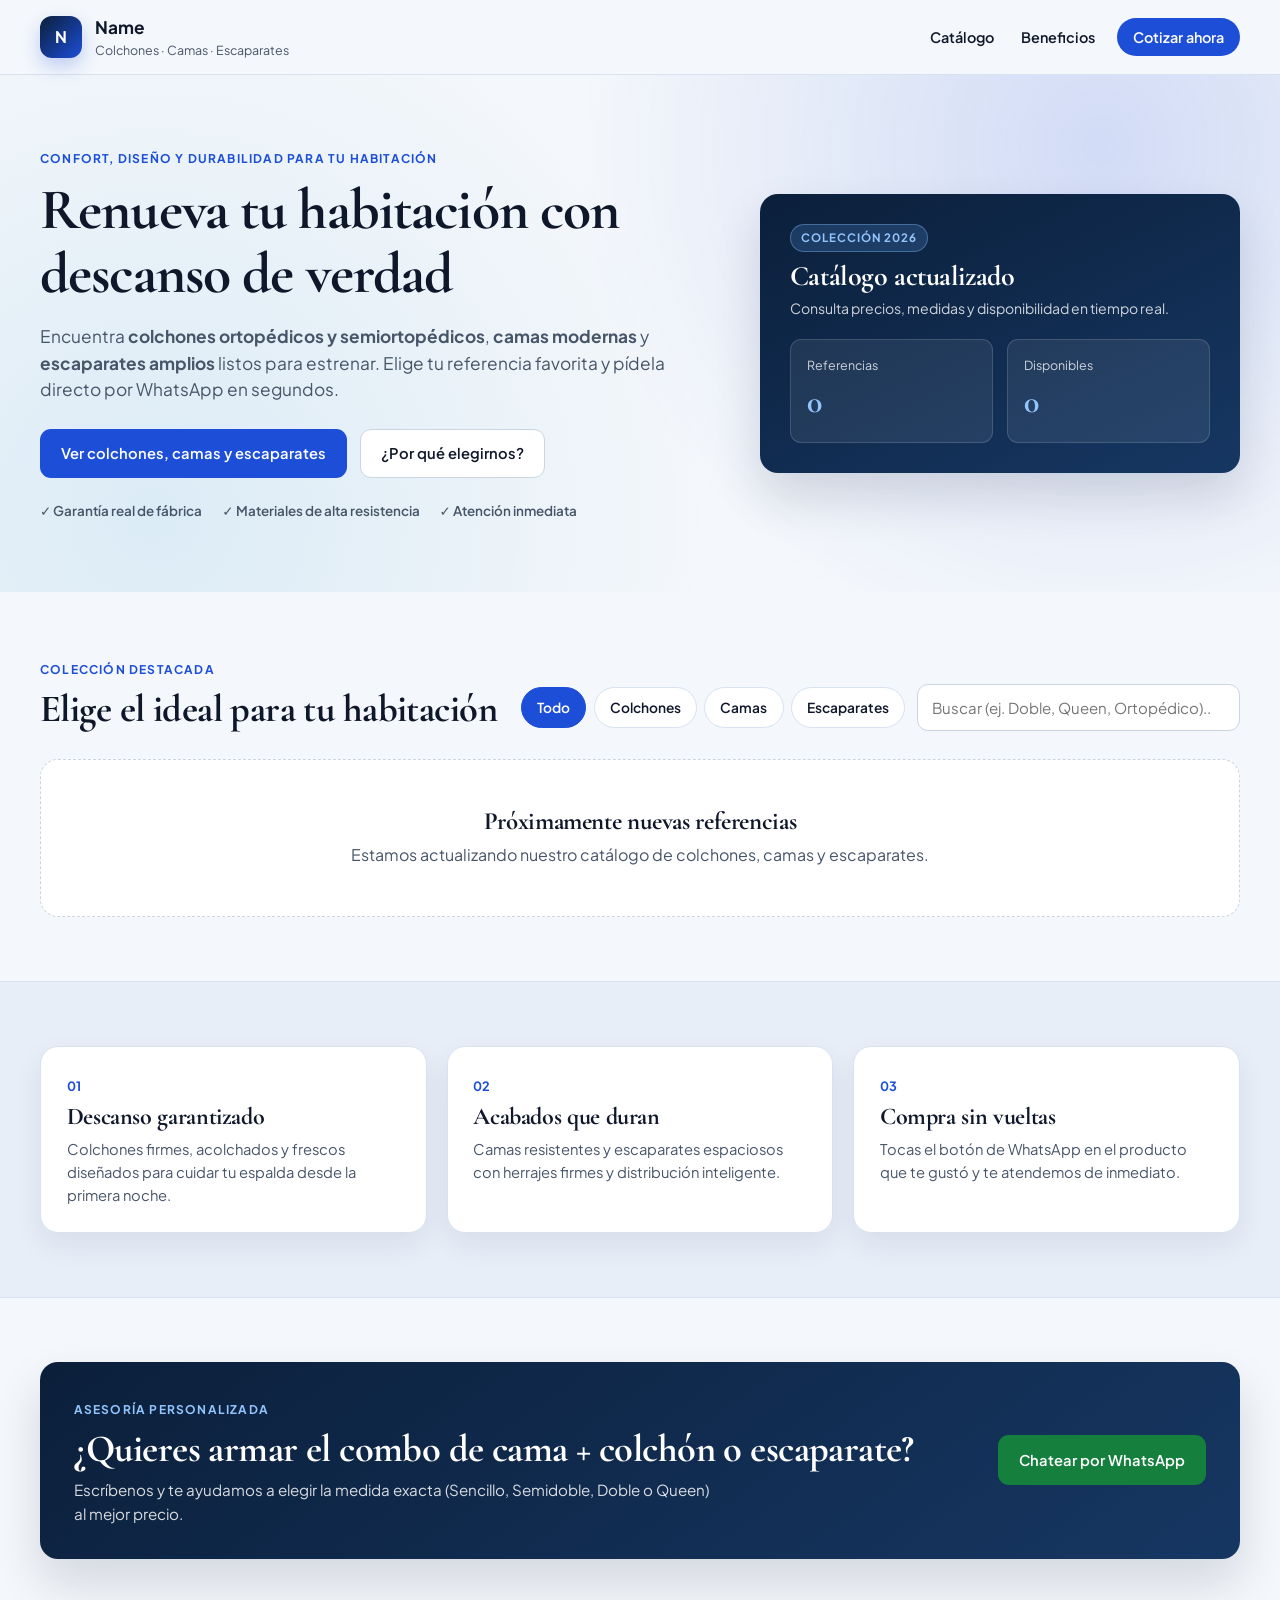
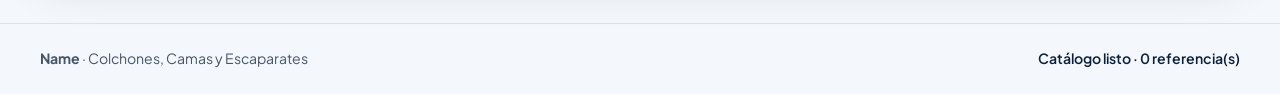
<file: index.html>
<!DOCTYPE html>
<html lang="es">
<head>
  <meta charset="UTF-8" />
  <meta name="viewport" content="width=device-width, initial-scale=1.0" />
  <title>Name | Colchones, Camas y Escaparates</title>
  <link rel="preconnect" href="https://fonts.googleapis.com" />
  <link rel="preconnect" href="https://fonts.gstatic.com" crossorigin />
  <link href="https://fonts.googleapis.com/css2?family=Cormorant+Garamond:wght@600;700&family=Plus+Jakarta+Sans:wght@400;500;600;700&display=swap" rel="stylesheet" />
  <link rel="stylesheet" href="css/styles.css" />
</head>
<body data-page="catalogo">
  <header class="topbar">
    <div class="container topbar__inner">
      <a href="#inicio" class="brand">
        <span class="brand__mark" aria-hidden="true">N</span>
        <div>
          <span class="brand__title">Name</span>
          <span class="brand__sub">Colchones · Camas · Escaparates</span>
        </div>
      </a>

      <nav class="nav" aria-label="Navegación principal">
        <a href="#catalogo">Catálogo</a>
        <a href="#beneficios">Beneficios</a>
        <a href="#contacto" class="nav__pill">Cotizar ahora</a>
      </nav>
    </div>
  </header>

  <main>
    <section id="inicio" class="hero">
      <div class="container hero__grid">
        <div class="hero__content">
          <span class="eyebrow">Confort, diseño y durabilidad para tu habitación</span>
          <h1>Renueva tu habitación con descanso de verdad</h1>
          <p class="hero__lead">
            Encuentra <strong>colchones ortopédicos y semiortopédicos</strong>, <strong>camas modernas</strong> y <strong>escaparates amplios</strong> listos para estrenar. Elige tu referencia favorita y pídela directo por WhatsApp en segundos.
          </p>
          <div class="hero__actions">
            <a href="#catalogo" class="btn btn--primary">Ver colchones, camas y escaparates</a>
            <a href="#beneficios" class="btn btn--ghost">¿Por qué elegirnos?</a>
          </div>
          <div class="hero__trust">
            <span>✓ Garantía real de fábrica</span>
            <span>✓ Materiales de alta resistencia</span>
            <span>✓ Atención inmediata</span>
          </div>
        </div>

        <aside class="hero__panel" aria-label="Resumen de tienda">
          <div class="hero__panel-head">
            <span class="badge-blue">Colección 2026</span>
            <h3>Catálogo actualizado</h3>
            <p>Consulta precios, medidas y disponibilidad en tiempo real.</p>
          </div>
          <div class="hero__stats">
            <div class="stat-card">
              <span class="stat-card__label">Referencias</span>
              <strong id="total-productos" class="stat-card__value">0</strong>
            </div>
            <div class="stat-card">
              <span class="stat-card__label">Disponibles</span>
              <strong id="total-stock" class="stat-card__value">0</strong>
            </div>
          </div>
        </aside>
      </div>
    </section>

    <section id="catalogo" class="section">
      <div class="container">
        <div class="section__head">
          <div>
            <span class="eyebrow">Colección destacada</span>
            <h2>Elige el ideal para tu habitación</h2>
          </div>

          <div class="controls">
            <div class="pills" role="group" aria-label="Filtrar por categoría">
              <button type="button" class="pill active" data-cat="TODAS">Todo</button>
              <button type="button" class="pill" data-cat="Colchones">Colchones</button>
              <button type="button" class="pill" data-cat="Camas">Camas</button>
              <button type="button" class="pill" data-cat="Escaparates">Escaparates</button>
            </div>
            <input
              type="search"
              id="buscar-producto"
              class="input input--compact"
              placeholder="Buscar (ej. Doble, Queen, Ortopédico)..."
              aria-label="Buscar producto"
            />
          </div>
        </div>

        <div id="catalogo-grid" class="grid"></div>
      </div>
    </section>

    <section id="beneficios" class="section section--soft">
      <div class="container benefits-grid">
        <article class="benefit-card">
          <span class="benefit-card__num">01</span>
          <h3>Descanso garantizado</h3>
          <p>Colchones firmes, acolchados y frescos diseñados para cuidar tu espalda desde la primera noche.</p>
        </article>
        <article class="benefit-card">
          <span class="benefit-card__num">02</span>
          <h3>Acabados que duran</h3>
          <p>Camas resistentes y escaparates espaciosos con herrajes firmes y distribución inteligente.</p>
        </article>
        <article class="benefit-card">
          <span class="benefit-card__num">03</span>
          <h3>Compra sin vueltas</h3>
          <p>Tocas el botón de WhatsApp en el producto que te gustó y te atendemos de inmediato.</p>
        </article>
      </div>
    </section>

    <section id="contacto" class="section">
      <div class="container cta-box">
        <div>
          <span class="eyebrow">Asesoría personalizada</span>
          <h2>¿Quieres armar el combo de cama + colchón o escaparate?</h2>
          <p class="cta-box__text">
            Escríbenos y te ayudamos a elegir la medida exacta (Sencillo, Semidoble, Doble o Queen) al mejor precio.
          </p>
        </div>
        <a id="btn-whatsapp-general" href="#catalogo" target="_blank" rel="noopener" class="btn btn--whatsapp">
          Chatear por WhatsApp
        </a>
      </div>
    </section>
  </main>

  <footer class="footer">
    <div class="container footer__inner">
      <p><strong>Name</strong> · Colchones, Camas y Escaparates</p>
      <span id="estado-sync" class="footer__status">Catálogo activo</span>
    </div>
  </footer>

  <script src="js/config.js"></script>
  <script src="js/productos.js"></script>
  <script src="js/app.js"></script>
</body>
</html>
</file>
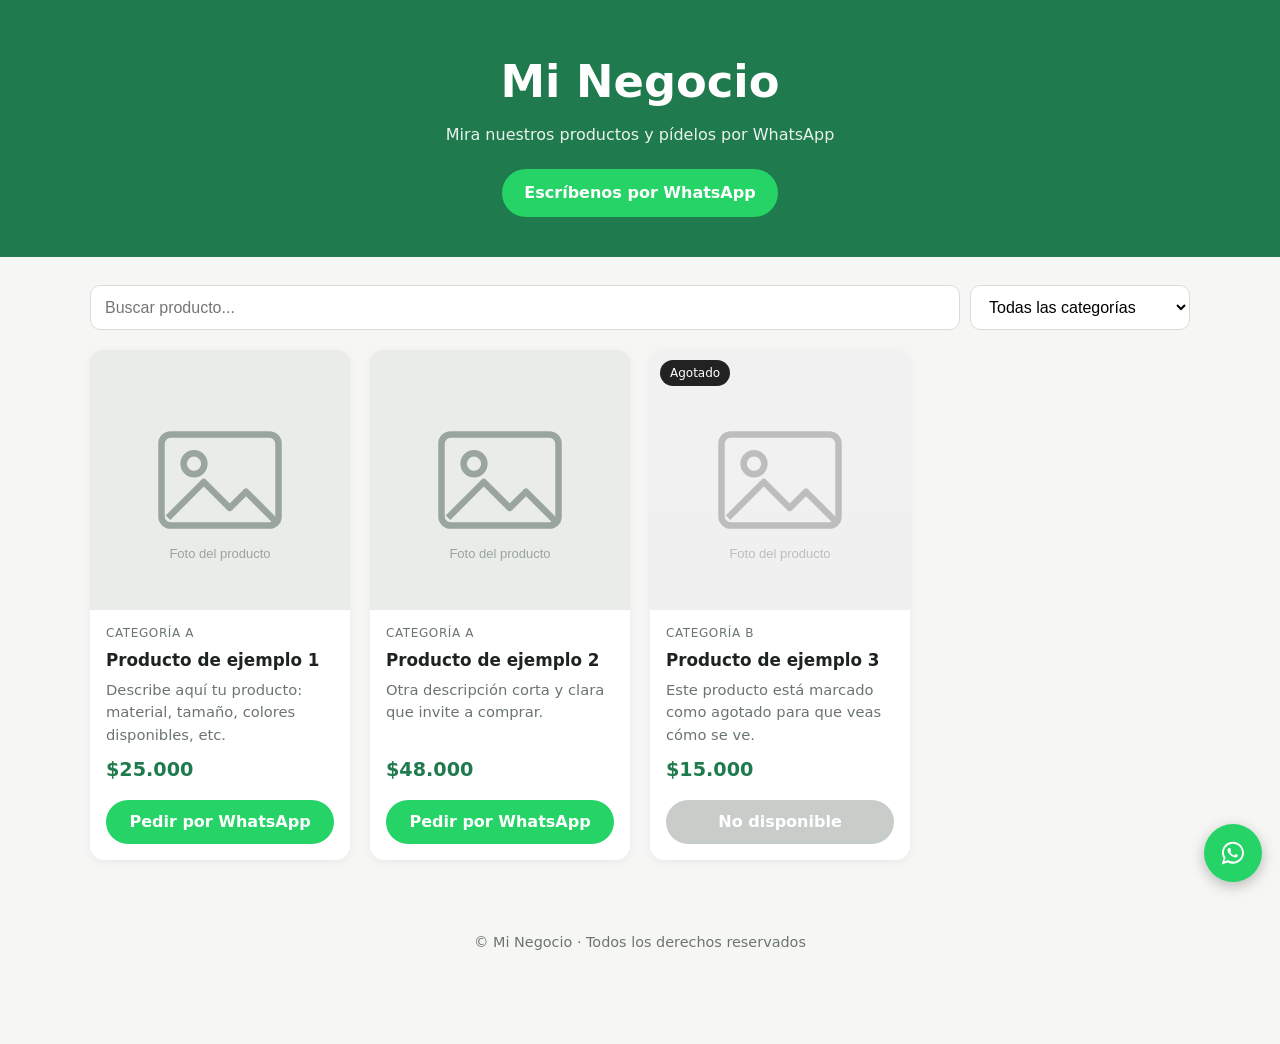
<file: catalogo/index.html>
<!DOCTYPE html>
<html lang="es">
<head>
  <meta charset="UTF-8">
  <meta name="viewport" content="width=device-width, initial-scale=1">
  <title>Catálogo</title>
  <meta name="description" content="Catálogo de productos. Escríbenos por WhatsApp para pedir el tuyo.">
  <link rel="stylesheet" href="css/styles.css">
</head>
<body>

  <header class="hero">
    <div class="wrap">
      <h1 id="nombreNegocio">Mi Negocio</h1>
      <p id="eslogan">Mira nuestros productos y pídelos por WhatsApp</p>
      <a id="btnContacto" class="btn btn-wa" target="_blank" rel="noopener">Escríbenos por WhatsApp</a>
    </div>
  </header>

  <main class="wrap">
    <div class="filtros">
      <input id="buscar" type="search" placeholder="Buscar producto...">
      <select id="categoria"><option value="">Todas las categorías</option></select>
    </div>

    <p id="vacio" class="vacio" hidden>No encontramos productos con esa búsqueda.</p>
    <section id="grid" class="grid"></section>
  </main>

  <footer class="footer">
    <div class="wrap">
      <p id="pie"></p>
    </div>
  </footer>

  <a id="flotante" class="flotante" target="_blank" rel="noopener" aria-label="Escribir por WhatsApp">
    <svg viewBox="0 0 32 32" width="28" height="28" fill="#fff" aria-hidden="true"><path d="M16 3C9 3 3.4 8.6 3.4 15.5c0 2.4.7 4.7 1.9 6.600L3 29l7.100-2.200c1.800 1 3.800 1.500 5.900 1.500 6.900 0 12.600-5.600 12.600-12.500S22.900 3 16 3zm0 22.700c-1.900 0-3.700-.5-5.300-1.500l-.4-.2-4.200 1.300 1.400-4-.3-.4a10 10 0 0 1-1.600-5.400C5.600 10 10.300 5.400 16 5.400S26.400 10 26.400 15.600 21.700 25.700 16 25.700zm5.600-7.500c-.3-.2-1.800-.9-2.100-1-.3-.1-.5-.2-.7.200s-.8 1-1 1.200c-.2.200-.4.200-.7.100-.3-.2-1.300-.5-2.400-1.500-.9-.8-1.500-1.800-1.700-2.100-.2-.3 0-.5.100-.6l.5-.5c.1-.2.200-.3.300-.5.100-.2.100-.4 0-.5l-1-2.300c-.2-.6-.5-.5-.7-.5h-.6c-.2 0-.5.100-.8.400s-1 1-1 2.400 1 2.800 1.200 3c.1.200 2 3.100 4.900 4.300.7.3 1.200.5 1.600.6.7.2 1.300.2 1.800.1.600-.1 1.800-.7 2-1.400.3-.7.300-1.300.2-1.400-.1-.1-.3-.2-.6-.4z"/></svg>
  </a>

  <script src="js/config.js"></script>
  <script src="js/productos.js"></script>
  <script src="js/app.js"></script>
</body>
</html>
</file>
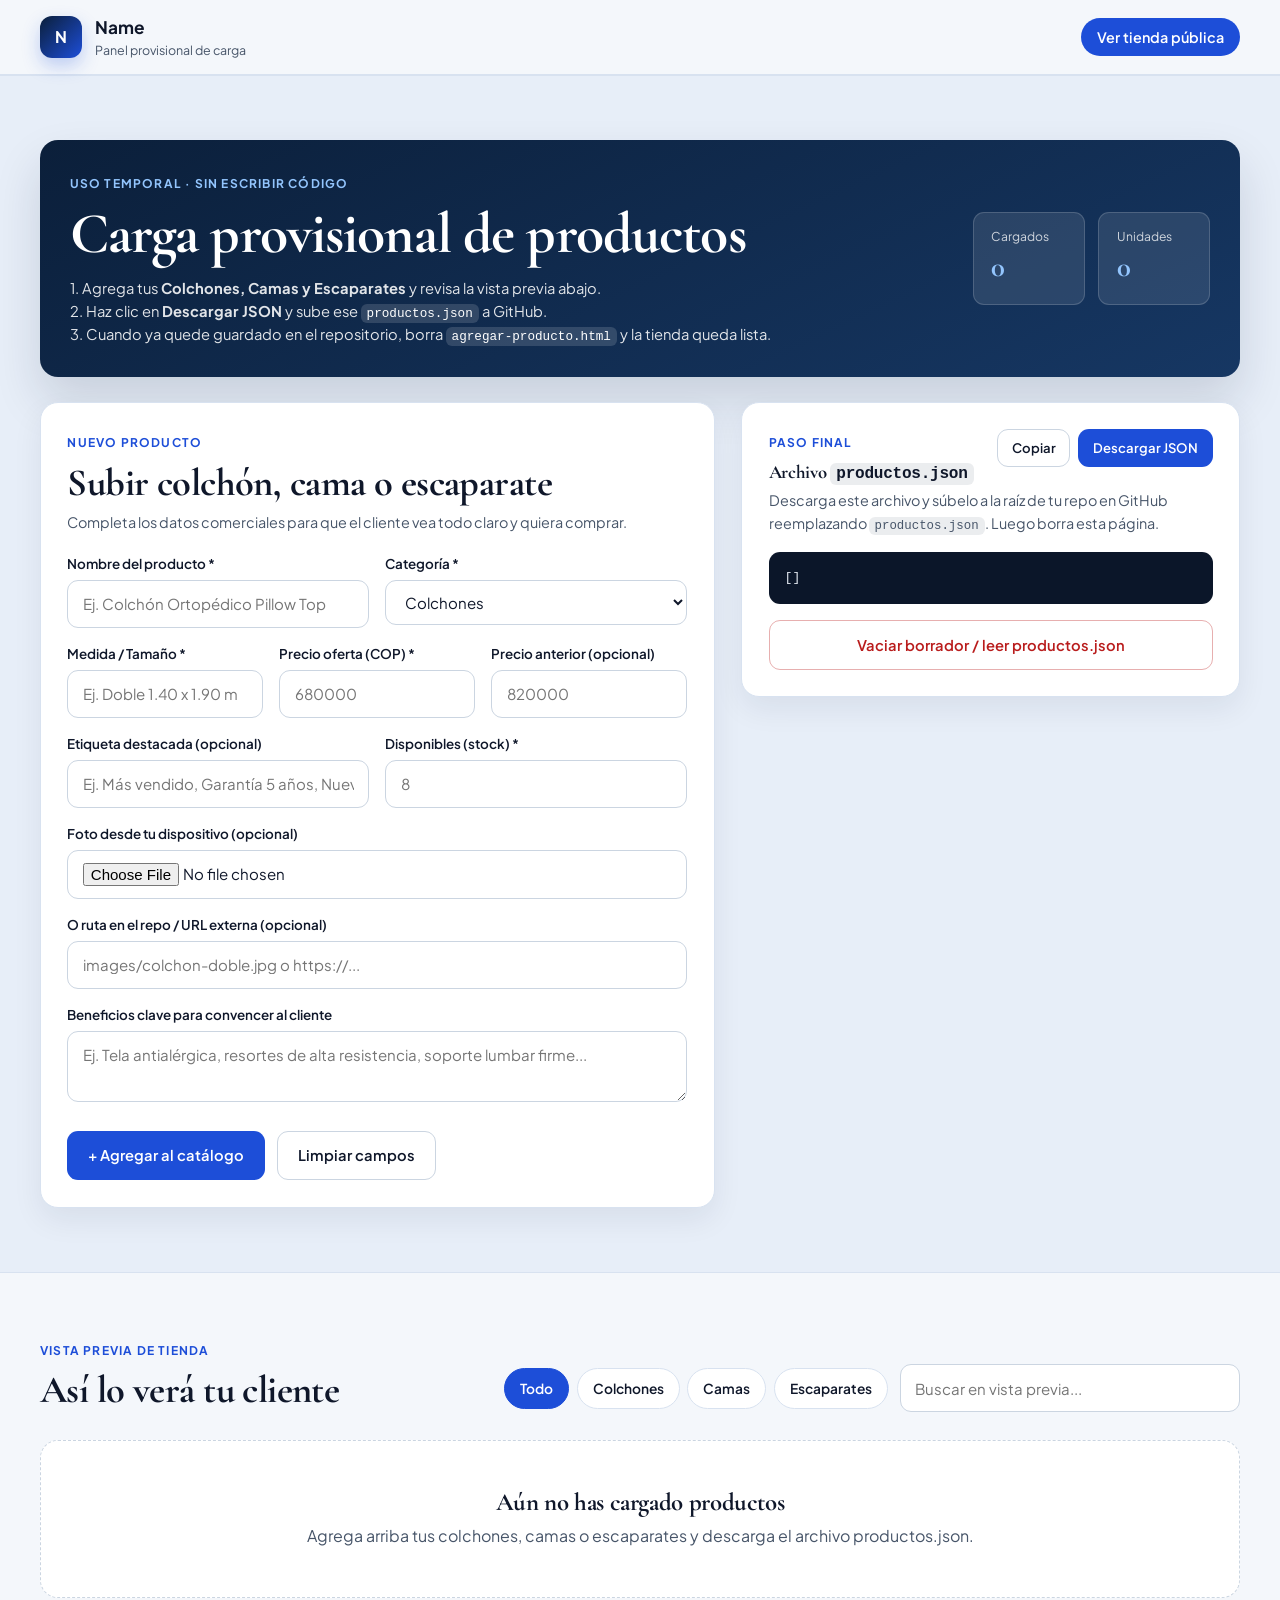
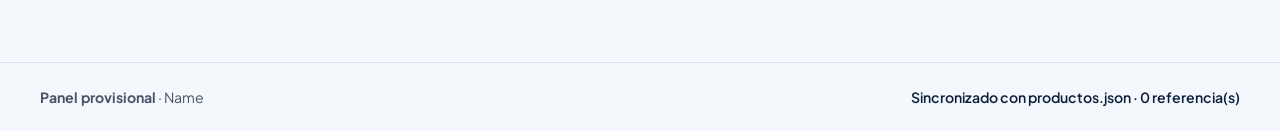
<file: agregar-producto.html>
<!DOCTYPE html>
<html lang="es">
<head>
  <meta charset="UTF-8" />
  <meta name="viewport" content="width=device-width, initial-scale=1.0" />
  <title>Panel Provisional de Carga | Name</title>
  <link rel="preconnect" href="https://fonts.googleapis.com" />
  <link rel="preconnect" href="https://fonts.gstatic.com" crossorigin />
  <link href="https://fonts.googleapis.com/css2?family=Cormorant+Garamond:wght@600;700&family=Plus+Jakarta+Sans:wght@400;500;600;700&display=swap" rel="stylesheet" />
  <link rel="stylesheet" href="css/styles.css" />
</head>
<body data-page="admin">
  <header class="topbar">
    <div class="container topbar__inner">
      <a href="index.html" class="brand">
        <span class="brand__mark" aria-hidden="true">N</span>
        <div>
          <span class="brand__title">Name</span>
          <span class="brand__sub">Panel provisional de carga</span>
        </div>
      </a>

      <nav class="nav" aria-label="Navegación provisional">
        <a href="index.html" class="nav__pill">Ver tienda pública</a>
      </nav>
    </div>
  </header>

  <main>
    <section class="section section--soft">
      <div class="container">
        <div class="admin-banner">
          <div>
            <span class="eyebrow">Uso temporal · Sin escribir código</span>
            <h1>Carga provisional de productos</h1>
            <p>
              1. Agrega tus <strong>Colchones, Camas y Escaparates</strong> y revisa la vista previa abajo.<br />
              2. Haz clic en <strong>Descargar JSON</strong> y sube ese <code>productos.json</code> a GitHub.<br />
              3. Cuando ya quede guardado en el repositorio, borra <code>agregar-producto.html</code> y la tienda queda lista.
            </p>
          </div>
          <div class="admin-banner__stats">
            <div class="stat-pill">
              <span>Cargados</span>
              <strong id="total-productos">0</strong>
            </div>
            <div class="stat-pill">
              <span>Unidades</span>
              <strong id="total-stock">0</strong>
            </div>
          </div>
        </div>

        <div class="upload-layout">
          <div class="upload-card">
            <div class="upload-card__header">
              <span class="eyebrow">Nuevo producto</span>
              <h2>Subir colchón, cama o escaparate</h2>
              <p>Completa los datos comerciales para que el cliente vea todo claro y quiera comprar.</p>
            </div>

            <form id="form-subir-producto" class="form">
              <div class="form__row">
                <div class="field">
                  <label for="nombre">Nombre del producto *</label>
                  <input type="text" id="nombre" name="nombre" class="input" placeholder="Ej. Colchón Ortopédico Pillow Top" required />
                </div>

                <div class="field">
                  <label for="categoria">Categoría *</label>
                  <select id="categoria" name="categoria" class="input" required>
                    <option value="Colchones">Colchones</option>
                    <option value="Camas">Camas</option>
                    <option value="Escaparates">Escaparates</option>
                  </select>
                </div>
              </div>

              <div class="form__row form__row--three">
                <div class="field">
                  <label for="medidas">Medida / Tamaño *</label>
                  <input type="text" id="medidas" name="medidas" class="input" placeholder="Ej. Doble 1.40 x 1.90 m" required />
                </div>

                <div class="field">
                  <label for="precio">Precio oferta (COP) *</label>
                  <input type="number" id="precio" name="precio" class="input" min="0" step="1000" placeholder="680000" required />
                </div>

                <div class="field">
                  <label for="precio_antes">Precio anterior (opcional)</label>
                  <input type="number" id="precio_antes" name="precio_antes" class="input" min="0" step="1000" placeholder="820000" />
                </div>
              </div>

              <div class="form__row">
                <div class="field">
                  <label for="etiqueta">Etiqueta destacada (opcional)</label>
                  <input type="text" id="etiqueta" name="etiqueta" class="input" placeholder="Ej. Más vendido, Garantía 5 años, Nuevo" />
                </div>

                <div class="field">
                  <label for="stock">Disponibles (stock) *</label>
                  <input type="number" id="stock" name="stock" class="input" min="0" step="1" placeholder="8" required />
                </div>
              </div>

              <div class="field">
                <label for="imagen_archivo">Foto desde tu dispositivo (opcional)</label>
                <input type="file" id="imagen_archivo" accept="image/*" class="input input--file" />
              </div>

              <div class="field">
                <label for="imagen_url">O ruta en el repo / URL externa (opcional)</label>
                <input type="text" id="imagen_url" name="imagen_url" class="input" placeholder="images/colchon-doble.jpg o https://..." />
              </div>

              <div class="field">
                <label for="descripcion">Beneficios clave para convencer al cliente</label>
                <textarea id="descripcion" name="descripcion" rows="2" class="input" placeholder="Ej. Tela antialérgica, resortes de alta resistencia, soporte lumbar firme..."></textarea>
              </div>

              <div class="form__actions">
                <button type="submit" class="btn btn--primary">+ Agregar al catálogo</button>
                <button type="reset" class="btn btn--ghost">Limpiar campos</button>
              </div>
            </form>
          </div>

          <aside class="json-card">
            <div class="json-card__top">
              <div>
                <span class="eyebrow">Paso final</span>
                <h3>Archivo <code>productos.json</code></h3>
              </div>
              <div class="json-card__btns">
                <button type="button" id="btn-copiar-json" class="btn btn--small btn--ghost">Copiar</button>
                <button type="button" id="btn-descargar-json" class="btn btn--small btn--primary">Descargar JSON</button>
              </div>
            </div>

            <p class="json-card__help">
              Descarga este archivo y súbelo a la raíz de tu repo en GitHub reemplazando <code>productos.json</code>. Luego borra esta página.
            </p>

            <pre id="json-preview" class="json-preview"><code>[]</code></pre>

            <button type="button" id="btn-restablecer-json" class="btn btn--danger-outline btn--full">
              Vaciar borrador / leer productos.json
            </button>
          </aside>
        </div>
      </div>
    </section>

    <section class="section">
      <div class="container">
        <div class="section__head">
          <div>
            <span class="eyebrow">Vista previa de tienda</span>
            <h2>Así lo verá tu cliente</h2>
          </div>

          <div class="controls">
            <div class="pills" role="group" aria-label="Filtrar vista previa">
              <button type="button" class="pill active" data-cat="TODAS">Todo</button>
              <button type="button" class="pill" data-cat="Colchones">Colchones</button>
              <button type="button" class="pill" data-cat="Camas">Camas</button>
              <button type="button" class="pill" data-cat="Escaparates">Escaparates</button>
            </div>
            <input
              type="search"
              id="buscar-producto"
              class="input input--compact"
              placeholder="Buscar en vista previa..."
              aria-label="Buscar en vista previa"
            />
          </div>
        </div>

        <div id="catalogo-grid" class="grid"></div>
      </div>
    </section>
  </main>

  <footer class="footer">
    <div class="container footer__inner">
      <p><strong>Panel provisional</strong> · Name</p>
      <span id="estado-sync" class="footer__status">Listo</span>
    </div>
  </footer>

  <script src="js/config.js"></script>
  <script src="js/productos.js"></script>
  <script src="js/app.js"></script>
</body>
</html>
</file>
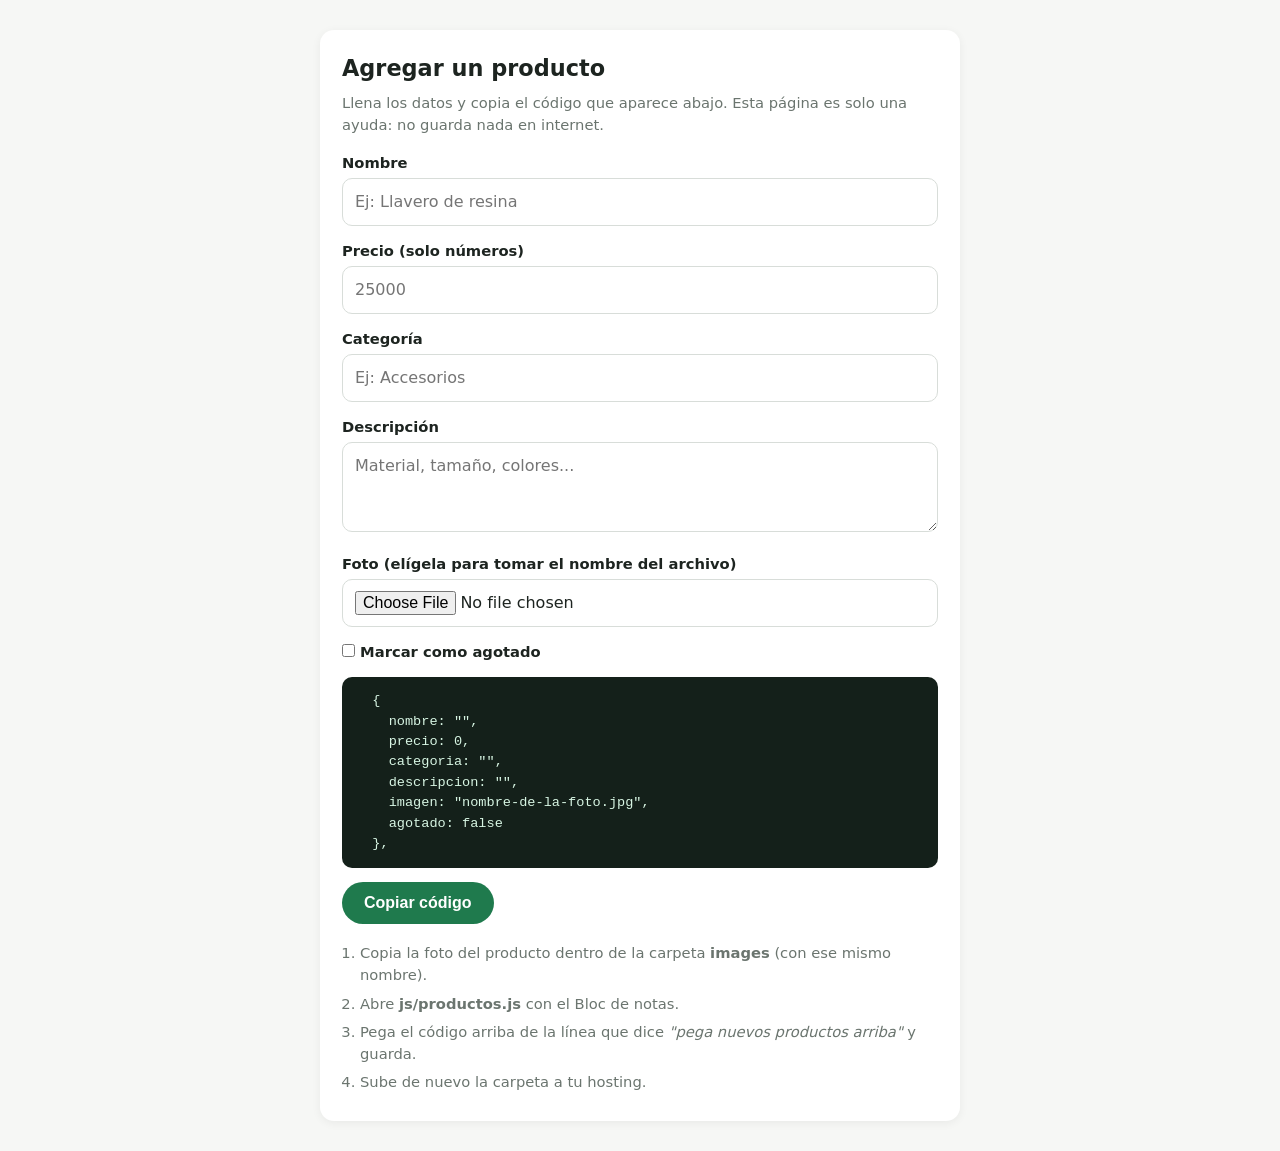
<file: catalogo/agregar-producto.html>
<!DOCTYPE html>
<html lang="es">
<head>
  <meta charset="UTF-8">
  <meta name="viewport" content="width=device-width, initial-scale=1">
  <title>Agregar producto</title>
  <meta name="robots" content="noindex">
  <link rel="stylesheet" href="css/styles.css">
  <style>
    .panel { background:#fff; border-radius:14px; padding:22px; margin:30px auto; max-width:640px; box-shadow:0 2px 10px rgba(0,0,0,.06); }
    .panel h1 { font-size:1.4rem; margin-bottom:6px; }
    .panel p.ayuda { color:var(--color-suave); font-size:.92rem; margin-bottom:16px; }
    label { display:block; font-weight:600; margin:14px 0 4px; font-size:.92rem; }
    input, textarea { width:100%; padding:11px 12px; border:1px solid #d8ddd9; border-radius:10px; font:inherit; }
    textarea { min-height:90px; resize:vertical; }
    pre { background:#14201a; color:#d7f5e3; padding:14px; border-radius:10px; overflow:auto; font-size:.85rem; margin-top:14px; white-space:pre-wrap; }
    .pasos { margin-top:18px; font-size:.92rem; color:var(--color-suave); padding-left:18px; }
    .pasos li { margin-bottom:6px; }
    .btn-verde { background:var(--color-principal); color:#fff; margin-top:14px; }
  </style>
</head>
<body>
  <div class="wrap">
    <div class="panel">
      <h1>Agregar un producto</h1>
      <p class="ayuda">Llena los datos y copia el código que aparece abajo. Esta página es solo una ayuda: no guarda nada en internet.</p>

      <label for="nombre">Nombre</label>
      <input id="nombre" placeholder="Ej: Llavero de resina">

      <label for="precio">Precio (solo números)</label>
      <input id="precio" type="number" min="0" placeholder="25000">

      <label for="categoria">Categoría</label>
      <input id="categoria" placeholder="Ej: Accesorios">

      <label for="descripcion">Descripción</label>
      <textarea id="descripcion" placeholder="Material, tamaño, colores..."></textarea>

      <label for="foto">Foto (elígela para tomar el nombre del archivo)</label>
      <input id="foto" type="file" accept="image/*">

      <label><input id="agotado" type="checkbox" style="width:auto"> Marcar como agotado</label>

      <pre id="salida">Llena el formulario...</pre>
      <button class="btn btn-verde" id="copiar" type="button">Copiar código</button>

      <ol class="pasos">
        <li>Copia la foto del producto dentro de la carpeta <b>images</b> (con ese mismo nombre).</li>
        <li>Abre <b>js/productos.js</b> con el Bloc de notas.</li>
        <li>Pega el código arriba de la línea que dice <i>"pega nuevos productos arriba"</i> y guarda.</li>
        <li>Sube de nuevo la carpeta a tu hosting.</li>
      </ol>
    </div>
  </div>

  <script>
    const $ = (id) => document.getElementById(id);
    const esc = (s) => s.replace(/\\/g, "\\\\").replace(/"/g, '\\"').replace(/\n/g, " ");

    function generar() {
      const archivo = $("foto").files[0] ? $("foto").files[0].name : "nombre-de-la-foto.jpg";
      $("salida").textContent =
`  {
    nombre: "${esc($("nombre").value)}",
    precio: ${Number($("precio").value) || 0},
    categoria: "${esc($("categoria").value)}",
    descripcion: "${esc($("descripcion").value)}",
    imagen: "${esc(archivo)}",
    agotado: ${$("agotado").checked}
  },`;
    }
    ["nombre","precio","categoria","descripcion","foto","agotado"].forEach((id) => {
      $(id).addEventListener("input", generar);
      $(id).addEventListener("change", generar);
    });
    $("copiar").onclick = () => {
      navigator.clipboard.writeText($("salida").textContent);
      $("copiar").textContent = "¡Copiado!";
      setTimeout(() => ($("copiar").textContent = "Copiar código"), 1500);
    };
    generar();
  </script>
</body>
</html>
</file>
<file: css/styles.css>
:root {
  --bg: #f4f7fb;
  --surface: #ffffff;
  --surface-soft: #e7eef8;
  --ink: #0f172a;
  --ink-muted: #475569;
  --blue-deep: #0b1f3a;
  --blue-mid: #163763;
  --blue-primary: #1d4ed8;
  --blue-hover: #1e40af;
  --blue-accent: #0284c7;
  --green: #15803d;
  --green-dark: #166534;
  --border: #d8e2f0;
  --shadow: 0 12px 30px rgba(11, 31, 58, 0.07);
  --shadow-lg: 0 24px 48px rgba(11, 31, 58, 0.14);
  --radius: 18px;
  --radius-sm: 11px;
  --safe-left: env(safe-area-inset-left, 0px);
  --safe-right: env(safe-area-inset-right, 0px);
}

*,
*::before,
*::after {
  box-sizing: border-box;
  min-width: 0;
}

html {
  scroll-behavior: smooth;
  -webkit-text-size-adjust: 100%;
  overflow-x: clip;
}

body {
  margin: 0;
  font-family: "Plus Jakarta Sans", system-ui, -apple-system, sans-serif;
  background-color: var(--bg);
  color: var(--ink);
  line-height: 1.55;
  overflow-x: clip;
  padding-left: var(--safe-left);
  padding-right: var(--safe-right);
}

img,
svg,
video {
  max-width: 100%;
  display: block;
}

h1, h2, h3 {
  font-family: "Cormorant Garamond", Georgia, serif;
  margin: 0;
  letter-spacing: -0.015em;
  line-height: 1.12;
  overflow-wrap: anywhere;
}

h1 {
  font-size: clamp(2rem, 4.5vw, 3.65rem);
}

h2 {
  font-size: clamp(1.6rem, 3vw, 2.45rem);
}

p {
  margin: 0;
  overflow-wrap: anywhere;
}

code {
  font-family: ui-monospace, SFMono-Regular, Menlo, Monaco, Consolas, monospace;
  font-size: 0.86em;
  background: rgba(11, 31, 58, 0.08);
  padding: 2px 6px;
  border-radius: 6px;
  overflow-wrap: anywhere;
}

.container {
  width: min(1200px, 100% - 2rem);
  margin-inline: auto;
}

.topbar {
  position: sticky;
  top: 0;
  z-index: 40;
  background: rgba(244, 247, 251, 0.94);
  backdrop-filter: blur(12px);
  border-bottom: 1px solid var(--border);
}

.topbar__inner {
  display: flex;
  align-items: center;
  justify-content: space-between;
  flex-wrap: wrap;
  gap: 0.75rem 1.25rem;
  min-height: 74px;
  padding-block: 0.55rem;
}

.brand {
  display: flex;
  align-items: center;
  gap: 0.8rem;
  text-decoration: none;
  color: inherit;
  flex: 1 1 auto;
}

.brand__mark {
  width: 42px;
  height: 42px;
  flex-shrink: 0;
  border-radius: 12px;
  display: grid;
  place-items: center;
  font-weight: 700;
  color: #fff;
  background: linear-gradient(135deg, var(--blue-deep), var(--blue-primary));
  box-shadow: 0 8px 18px rgba(29, 78, 216, 0.25);
}

.brand__title {
  display: block;
  font-weight: 700;
  font-size: clamp(0.98rem, 1.5vw, 1.08rem);
}

.brand__sub {
  display: block;
  font-size: 0.78rem;
  color: var(--ink-muted);
}

.nav {
  display: flex;
  align-items: center;
  flex-wrap: wrap;
  gap: 0.5rem 1.15rem;
}

.nav a {
  text-decoration: none;
  color: var(--ink);
  font-weight: 600;
  font-size: 0.9rem;
  padding: 0.35rem 0.25rem;
  white-space: nowrap;
  transition: color 0.2s ease;
}

.nav a:hover {
  color: var(--blue-primary);
}

.nav__pill {
  padding: 0.5rem 1rem !important;
  border-radius: 999px;
  background: var(--blue-primary);
  color: #fff !important;
}

.nav__pill:hover {
  background: var(--blue-hover);
}

.hero {
  padding: clamp(2.4rem, 5.5vw, 4.8rem) 0;
  background:
    radial-gradient(circle at 86% 14%, rgba(29, 78, 216, 0.16), transparent 44%),
    radial-gradient(circle at 12% 85%, rgba(2, 132, 199, 0.1), transparent 46%);
}

.hero__grid {
  display: grid;
  grid-template-columns: minmax(0, 1.35fr) minmax(0, 0.95fr);
  gap: clamp(1.4rem, 3vw, 2.4rem);
  align-items: center;
}

.eyebrow {
  display: inline-block;
  font-size: 0.75rem;
  font-weight: 700;
  text-transform: uppercase;
  letter-spacing: 0.1em;
  color: var(--blue-primary);
  margin-bottom: 0.55rem;
}

.hero__lead {
  margin-top: 1rem;
  color: var(--ink-muted);
  font-size: clamp(0.96rem, 1.35vw, 1.08rem);
  max-width: 58ch;
}

.hero__actions {
  display: flex;
  flex-wrap: wrap;
  gap: 0.8rem;
  margin-top: 1.6rem;
}

.hero__trust {
  display: flex;
  flex-wrap: wrap;
  gap: 0.65rem 1.25rem;
  margin-top: 1.4rem;
  font-size: 0.84rem;
  font-weight: 600;
  color: var(--ink-muted);
}

.hero__panel {
  background: linear-gradient(155deg, var(--blue-deep), var(--blue-mid));
  color: #fff;
  padding: clamp(1.3rem, 2.5vw, 1.85rem);
  border-radius: var(--radius);
  box-shadow: var(--shadow-lg);
  display: grid;
  gap: 1.2rem;
}

.badge-blue {
  display: inline-block;
  font-size: 0.72rem;
  font-weight: 700;
  text-transform: uppercase;
  letter-spacing: 0.08em;
  background: rgba(96, 165, 250, 0.2);
  color: #93c5fd;
  border: 1px solid rgba(147, 197, 253, 0.35);
  padding: 0.25rem 0.65rem;
  border-radius: 999px;
  margin-bottom: 0.6rem;
}

.hero__panel-head h3 {
  font-size: clamp(1.45rem, 2.2vw, 1.75rem);
  margin-bottom: 0.35rem;
}

.hero__panel-head p {
  font-size: 0.88rem;
  color: rgba(255, 255, 255, 0.8);
}

.hero__stats {
  display: grid;
  grid-template-columns: repeat(2, minmax(0, 1fr));
  gap: 0.85rem;
}

.stat-card {
  background: rgba(255, 255, 255, 0.08);
  border: 1px solid rgba(255, 255, 255, 0.14);
  border-radius: var(--radius-sm);
  padding: 0.95rem 1rem;
}

.stat-card__label {
  display: block;
  font-size: 0.78rem;
  color: rgba(255, 255, 255, 0.78);
}

.stat-card__value {
  display: block;
  font-family: "Cormorant Garamond", serif;
  font-size: clamp(1.65rem, 2.5vw, 2.1rem);
  margin-top: 0.15rem;
  color: #93c5fd;
}

.section {
  padding: clamp(2.4rem, 5vw, 4.2rem) 0;
}

.section--soft {
  background: var(--surface-soft);
  border-top: 1px solid var(--border);
  border-bottom: 1px solid var(--border);
}

.section__head {
  display: flex;
  flex-wrap: wrap;
  align-items: flex-end;
  justify-content: space-between;
  gap: 1.1rem 1.5rem;
  margin-bottom: 1.75rem;
}

.controls {
  display: flex;
  flex-wrap: wrap;
  align-items: center;
  gap: 0.75rem;
  flex: 1 1 auto;
  justify-content: flex-end;
}

.pills {
  display: flex;
  flex-wrap: wrap;
  gap: 0.45rem;
}

.pill {
  border: 1px solid var(--border);
  background: var(--surface);
  color: var(--ink);
  font: inherit;
  font-size: 0.86rem;
  font-weight: 600;
  padding: 0.55rem 0.95rem;
  min-height: 40px;
  border-radius: 999px;
  cursor: pointer;
  transition: all 0.18s ease;
}

.pill:hover {
  border-color: var(--blue-primary);
}

.pill.active {
  background: var(--blue-primary);
  color: #fff;
  border-color: var(--blue-primary);
}

.benefits-grid {
  display: grid;
  grid-template-columns: repeat(3, minmax(0, 1fr));
  gap: 1.25rem;
}

.benefit-card {
  background: var(--surface);
  border: 1px solid var(--border);
  border-radius: var(--radius);
  padding: clamp(1.2rem, 2.2vw, 1.6rem);
  box-shadow: var(--shadow);
}

.benefit-card__num {
  display: inline-block;
  font-weight: 700;
  font-size: 0.8rem;
  color: var(--blue-primary);
  margin-bottom: 0.45rem;
}

.benefit-card h3 {
  font-size: clamp(1.3rem, 2vw, 1.5rem);
  margin-bottom: 0.45rem;
}

.benefit-card p {
  font-size: 0.92rem;
  color: var(--ink-muted);
}

.cta-box {
  display: flex;
  flex-wrap: wrap;
  align-items: center;
  justify-content: space-between;
  gap: 1.25rem 1.75rem;
  background: linear-gradient(145deg, var(--blue-deep), var(--blue-mid));
  color: #fff;
  border-radius: var(--radius);
  padding: clamp(1.4rem, 3vw, 2.1rem);
  box-shadow: var(--shadow-lg);
}

.cta-box .eyebrow {
  color: #93c5fd;
}

.cta-box__text {
  color: rgba(255, 255, 255, 0.84);
  margin-top: 0.45rem;
  max-width: 58ch;
  font-size: 0.95rem;
}

.admin-banner {
  background: linear-gradient(155deg, var(--blue-deep), var(--blue-mid));
  color: #fff;
  border-radius: var(--radius);
  padding: clamp(1.3rem, 2.6vw, 1.85rem);
  margin-bottom: 1.6rem;
  display: flex;
  flex-wrap: wrap;
  align-items: center;
  justify-content: space-between;
  gap: 1.25rem;
  box-shadow: var(--shadow-lg);
}

.admin-banner .eyebrow {
  color: #93c5fd;
}

.admin-banner p {
  margin-top: 0.65rem;
  color: rgba(255, 255, 255, 0.88);
  font-size: 0.92rem;
}

.admin-banner code {
  background: rgba(255, 255, 255, 0.14);
  color: #fff;
}

.admin-banner__stats {
  display: flex;
  flex-wrap: wrap;
  gap: 0.85rem;
}

.stat-pill {
  background: rgba(255, 255, 255, 0.1);
  border: 1px solid rgba(255, 255, 255, 0.16);
  border-radius: var(--radius-sm);
  padding: 0.85rem 1.1rem;
  min-width: 112px;
  flex: 1 1 112px;
}

.stat-pill span {
  display: block;
  font-size: 0.76rem;
  color: rgba(255, 255, 255, 0.78);
}

.stat-pill strong {
  display: block;
  font-family: "Cormorant Garamond", serif;
  font-size: 1.8rem;
  color: #93c5fd;
}

.input {
  width: 100%;
  min-height: 42px;
  padding: 0.7rem 0.9rem;
  border-radius: var(--radius-sm);
  border: 1px solid #cbd5e1;
  background: var(--surface);
  color: var(--ink);
  font: inherit;
  font-size: 0.94rem;
  transition: border-color 0.2s ease, box-shadow 0.2s ease;
}

.input--compact {
  width: auto;
  flex: 1 1 220px;
  max-width: 340px;
}

.input:focus {
  outline: none;
  border-color: var(--blue-primary);
  box-shadow: 0 0 0 3px rgba(29, 78, 216, 0.16);
}

.btn {
  display: inline-flex;
  align-items: center;
  justify-content: center;
  gap: 0.45rem;
  min-height: 44px;
  padding: 0.78rem 1.25rem;
  border-radius: var(--radius-sm);
  border: 1px solid transparent;
  font: inherit;
  font-weight: 600;
  font-size: 0.92rem;
  cursor: pointer;
  text-decoration: none;
  text-align: center;
  transition: transform 0.15s ease, background-color 0.2s ease, border-color 0.2s ease;
}

.btn:active {
  transform: scale(0.98);
}

.btn--primary {
  background: var(--blue-primary);
  color: #fff;
}

.btn--primary:hover {
  background: var(--blue-hover);
}

.btn--whatsapp {
  background: var(--green);
  color: #fff;
}

.btn--whatsapp:hover {
  background: var(--green-dark);
}

.btn--ghost {
  background: var(--surface);
  color: var(--ink);
  border-color: #cbd5e1;
}

.btn--ghost:hover {
  border-color: var(--blue-primary);
  color: var(--blue-primary);
}

.btn--danger-outline {
  background: transparent;
  color: #b91c1c;
  border-color: rgba(185, 28, 28, 0.35);
}

.btn--danger-outline:hover {
  background: rgba(185, 28, 28, 0.08);
}

.btn--small {
  min-height: 38px;
  padding: 0.48rem 0.85rem;
  font-size: 0.82rem;
}

.btn--full {
  width: 100%;
}

.grid {
  display: grid;
  grid-template-columns: repeat(auto-fill, minmax(min(100%, 285px), 1fr));
  gap: clamp(1.1rem, 2.2vw, 1.5rem);
}

.card {
  background: var(--surface);
  border: 1px solid var(--border);
  border-radius: var(--radius);
  overflow: hidden;
  box-shadow: var(--shadow);
  display: flex;
  flex-direction: column;
  transition: transform 0.22s ease, box-shadow 0.22s ease;
}

.card:hover {
  transform: translateY(-4px);
  box-shadow: var(--shadow-lg);
}

.card__media {
  position: relative;
  aspect-ratio: 4 / 3;
  background: var(--surface-soft);
  overflow: hidden;
}

.card__media img {
  width: 100%;
  height: 100%;
  object-fit: cover;
}

.card__badges {
  position: absolute;
  top: 0.7rem;
  left: 0.7rem;
  right: 0.7rem;
  display: flex;
  flex-wrap: wrap;
  justify-content: space-between;
  gap: 0.4rem;
  pointer-events: none;
}

.card__badge {
  background: rgba(11, 31, 58, 0.88);
  color: #fff;
  font-size: 0.72rem;
  font-weight: 600;
  padding: 0.25rem 0.65rem;
  border-radius: 999px;
}

.card__badge--promo {
  background: var(--blue-accent);
  color: #fff;
}

.card__body {
  padding: clamp(1rem, 2vw, 1.25rem);
  display: flex;
  flex-direction: column;
  gap: 0.5rem;
  flex: 1;
}

.card__title {
  font-size: clamp(1.25rem, 1.8vw, 1.45rem);
}

.card__meta {
  font-size: 0.85rem;
  font-weight: 600;
  color: var(--blue-mid);
}

.card__desc {
  font-size: 0.88rem;
  color: var(--ink-muted);
}

.card__pricing {
  margin-top: auto;
  padding-top: 0.85rem;
  border-top: 1px solid var(--border);
  display: flex;
  flex-wrap: wrap;
  align-items: baseline;
  justify-content: space-between;
  gap: 0.4rem 0.6rem;
}

.card__price-old {
  display: block;
  font-size: 0.8rem;
  color: var(--ink-muted);
  text-decoration: line-through;
}

.card__price {
  font-weight: 700;
  font-size: clamp(1.08rem, 1.5vw, 1.22rem);
  color: var(--blue-deep);
}

.card__stock {
  font-size: 0.78rem;
  font-weight: 600;
  color: var(--blue-primary);
}

.card__actions {
  margin-top: 0.65rem;
  display: flex;
  flex-wrap: wrap;
  gap: 0.5rem;
}

.card__delete {
  border: 1px solid rgba(185, 28, 28, 0.28);
  background: transparent;
  color: #b91c1c;
  cursor: pointer;
  font-size: 0.8rem;
  font-weight: 600;
  min-height: 38px;
  padding: 0.45rem 0.75rem;
  border-radius: var(--radius-sm);
}

.card__delete:hover {
  background: rgba(185, 28, 28, 0.08);
}

.empty-state {
  grid-column: 1 / -1;
  background: var(--surface);
  border: 1.5px dashed #cbd5e1;
  border-radius: var(--radius);
  padding: clamp(2rem, 5vw, 3rem) 1.25rem;
  text-align: center;
}

.empty-state h3 {
  font-size: clamp(1.35rem, 2.2vw, 1.55rem);
  margin-bottom: 0.45rem;
}

.empty-state p {
  color: var(--ink-muted);
}

.upload-layout {
  display: grid;
  grid-template-columns: minmax(0, 1.15fr) minmax(0, 0.85fr);
  gap: clamp(1.2rem, 2.5vw, 1.65rem);
  align-items: start;
}

.upload-card,
.json-card {
  background: var(--surface);
  border: 1px solid var(--border);
  border-radius: var(--radius);
  padding: clamp(1.2rem, 2.4vw, 1.65rem);
  box-shadow: var(--shadow);
}

.upload-card__header p,
.json-card__help {
  color: var(--ink-muted);
  font-size: 0.9rem;
  margin-top: 0.4rem;
}

.form {
  display: grid;
  gap: 1rem;
  margin-top: 1.25rem;
}

.form__row {
  display: grid;
  grid-template-columns: repeat(2, minmax(0, 1fr));
  gap: 1rem;
}

.form__row--three {
  grid-template-columns: repeat(3, minmax(0, 1fr));
}

.field label {
  display: block;
  font-size: 0.84rem;
  font-weight: 600;
  margin-bottom: 0.35rem;
}

.form__actions {
  display: flex;
  flex-wrap: wrap;
  gap: 0.75rem;
  margin-top: 0.35rem;
}

.json-card__top {
  display: flex;
  flex-wrap: wrap;
  align-items: flex-start;
  justify-content: space-between;
  gap: 0.75rem;
}

.json-card__btns {
  display: flex;
  flex-wrap: wrap;
  gap: 0.5rem;
}

.json-preview {
  margin: 1rem 0;
  padding: 1rem;
  border-radius: var(--radius-sm);
  background: #0b1629;
  color: #e2e8f0;
  max-height: 320px;
  overflow: auto;
  font-size: 0.82rem;
  -webkit-overflow-scrolling: touch;
}

.json-preview code {
  background: transparent;
  color: inherit;
  padding: 0;
  overflow-wrap: normal;
}

.footer {
  padding: 1.5rem 0;
  font-size: 0.88rem;
  color: var(--ink-muted);
  border-top: 1px solid var(--border);
}

.footer__inner {
  display: flex;
  flex-wrap: wrap;
  align-items: center;
  justify-content: space-between;
  gap: 0.65rem 1rem;
}

.footer__status {
  font-weight: 600;
  color: var(--blue-deep);
}

@media (max-width: 1024px) {
  .hero__grid {
    grid-template-columns: minmax(0, 1.15fr) minmax(0, 0.95fr);
  }

  .form__row--three {
    grid-template-columns: repeat(2, minmax(0, 1fr));
  }

  .form__row--three > .field:last-child {
    grid-column: 1 / -1;
  }
}

@media (max-width: 900px) {
  .hero__grid,
  .upload-layout,
  .benefits-grid {
    grid-template-columns: minmax(0, 1fr);
  }

  .section__head,
  .controls {
    justify-content: flex-start;
  }

  .form__row,
  .form__row--three {
    grid-template-columns: minmax(0, 1fr);
  }

  .form__row--three > .field:last-child {
    grid-column: auto;
  }
}

@media (max-width: 600px) {
  .container {
    width: min(1200px, 100% - 1.25rem);
  }

  .topbar__inner {
    flex-direction: column;
    align-items: stretch;
    gap: 0.65rem;
    padding-block: 0.7rem;
  }

  .nav {
    justify-content: space-between;
    gap: 0.4rem;
  }

  .nav a {
    font-size: 0.84rem;
  }

  .nav__pill {
    padding: 0.45rem 0.85rem !important;
  }

  .hero__actions .btn,
  .form__actions .btn,
  .cta-box .btn {
    width: 100%;
  }

  .input--compact {
    max-width: none;
    flex-basis: 100%;
  }

  .pills {
    width: 100%;
  }

  .pill {
    flex: 1 1 auto;
    text-align: center;
  }
}
</file>
<file: catalogo/css/styles.css>
:root {
  --color-principal: #1f7a4d;   /* cambia aquí el color de tu marca */
  --color-fondo: #f6f7f5;
  --color-texto: #1d2420;
  --color-suave: #6b756f;
  --whatsapp: #25d366;
  --radio: 14px;
}

* { box-sizing: border-box; margin: 0; padding: 0; }

body {
  font-family: system-ui, -apple-system, "Segoe UI", Roboto, sans-serif;
  background: var(--color-fondo);
  color: var(--color-texto);
  line-height: 1.5;
}

.wrap { width: min(1100px, 92%); margin-inline: auto; }

/* Encabezado */
.hero {
  background: var(--color-principal);
  color: #fff;
  text-align: center;
  padding: 48px 0 40px;
}
.hero h1 { font-size: clamp(1.8rem, 5vw, 2.8rem); }
.hero p { margin: 8px 0 22px; opacity: .9; }

/* Botones */
.btn {
  display: inline-block;
  padding: 12px 22px;
  border-radius: 999px;
  font-weight: 600;
  text-decoration: none;
  border: 0;
  cursor: pointer;
  font-size: 1rem;
}
.btn-wa { background: var(--whatsapp); color: #fff; }
.btn-wa:hover { filter: brightness(.93); }

/* Filtros */
.filtros {
  display: flex;
  gap: 10px;
  margin: 28px 0 20px;
  flex-wrap: wrap;
}
.filtros input, .filtros select {
  padding: 12px 14px;
  border: 1px solid #d8ddd9;
  border-radius: 10px;
  font-size: 1rem;
  background: #fff;
}
.filtros input { flex: 1 1 220px; }
.filtros select { flex: 0 1 220px; }

/* Grilla de productos */
.grid {
  display: grid;
  grid-template-columns: repeat(auto-fill, minmax(240px, 1fr));
  gap: 20px;
  margin-bottom: 48px;
}

.card {
  background: #fff;
  border-radius: var(--radio);
  overflow: hidden;
  box-shadow: 0 2px 10px rgba(0,0,0,.06);
  display: flex;
  flex-direction: column;
  position: relative;
}
.card img {
  width: 100%;
  aspect-ratio: 1 / 1;
  object-fit: cover;
  background: #e9ece9;
  display: block;
}
.card-body { padding: 14px 16px 16px; display: flex; flex-direction: column; gap: 6px; flex: 1; }
.card .cat { font-size: .75rem; text-transform: uppercase; letter-spacing: .05em; color: var(--color-suave); }
.card h2 { font-size: 1.05rem; }
.card .desc { font-size: .92rem; color: var(--color-suave); flex: 1; }
.card .precio { font-size: 1.2rem; font-weight: 700; color: var(--color-principal); margin-top: 4px; }
.card .btn { text-align: center; margin-top: 10px; padding: 10px 14px; }

.agotado { position: absolute; top: 10px; left: 10px; background: #222; color: #fff; font-size: .75rem; padding: 4px 10px; border-radius: 999px; }
.card.sin-stock img { filter: grayscale(1); opacity: .7; }
.btn-off { background: #c9cdca; color: #fff; pointer-events: none; }

.vacio { text-align: center; color: var(--color-suave); margin: 40px 0; }

/* Pie y botón flotante */
.footer { text-align: center; padding: 24px 0 90px; color: var(--color-suave); font-size: .9rem; }

.flotante {
  position: fixed;
  right: 18px;
  bottom: 18px;
  width: 58px;
  height: 58px;
  border-radius: 50%;
  background: var(--whatsapp);
  display: grid;
  place-items: center;
  box-shadow: 0 4px 14px rgba(0,0,0,.25);
  z-index: 10;
}
</file>
